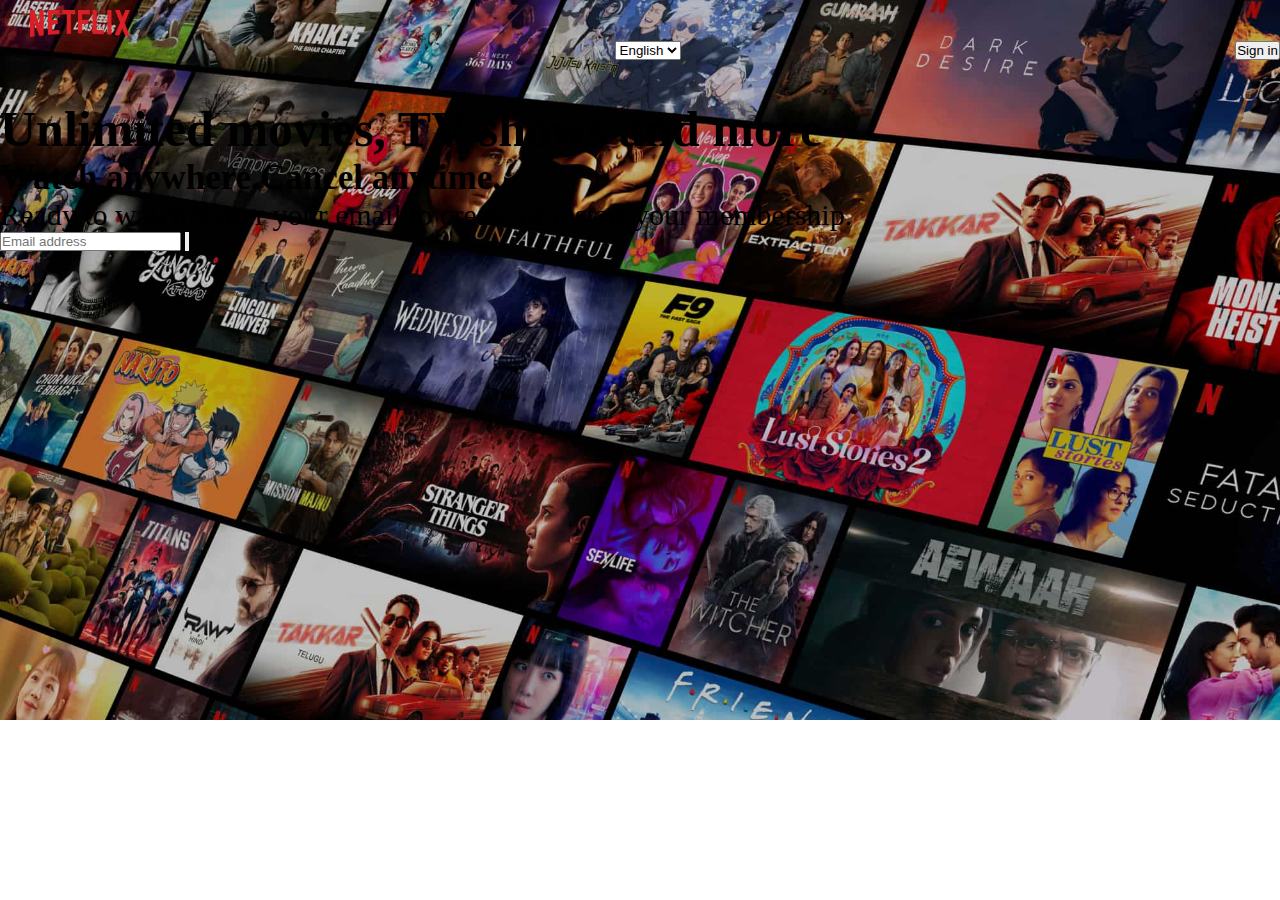
<file: index.html>
<!DOCTYPE html>
<html lang="en">

<head>
    <meta charset="UTF-8">
    <meta name="viewport" content="width=device-width, initial-scale=1.0">
    <title>Netflix</title>
    <link rel="stylesheet" href="./styal.css">
</head>

<body>

    <header>
    <div class="navbar">

        <div class="logo">

            <img  class="logo1" src="./logo.png" alt="">
        </div>

        <div class="option">
            <select name="English" id="">
                <option value="">English</option>
                <option value=""></option>
            </select>
        </div>

        <div class="btn">
            <a href=""><button>Sign in</button></a>
        </div>
        

    </div>

</header>


  
  <div class="block">
    <h1 class="h1">Unlimited movies, TV shows and more</h1>
    <h4 class="h4">Watch anywhere.Cancel anytime.</h4>

 <p class="pa">Ready to watch?Enter your email to create or restart your membership.</p>
    <div class="heading">
     <form action="" >
        <label for=""></label>
        <input class="in" type="email" placeholder="Email address" >
        <input  class="in" type="button" placeholder="Get Started >">
      </form>
  </div>

  </div>
</body>

</html>
</file>
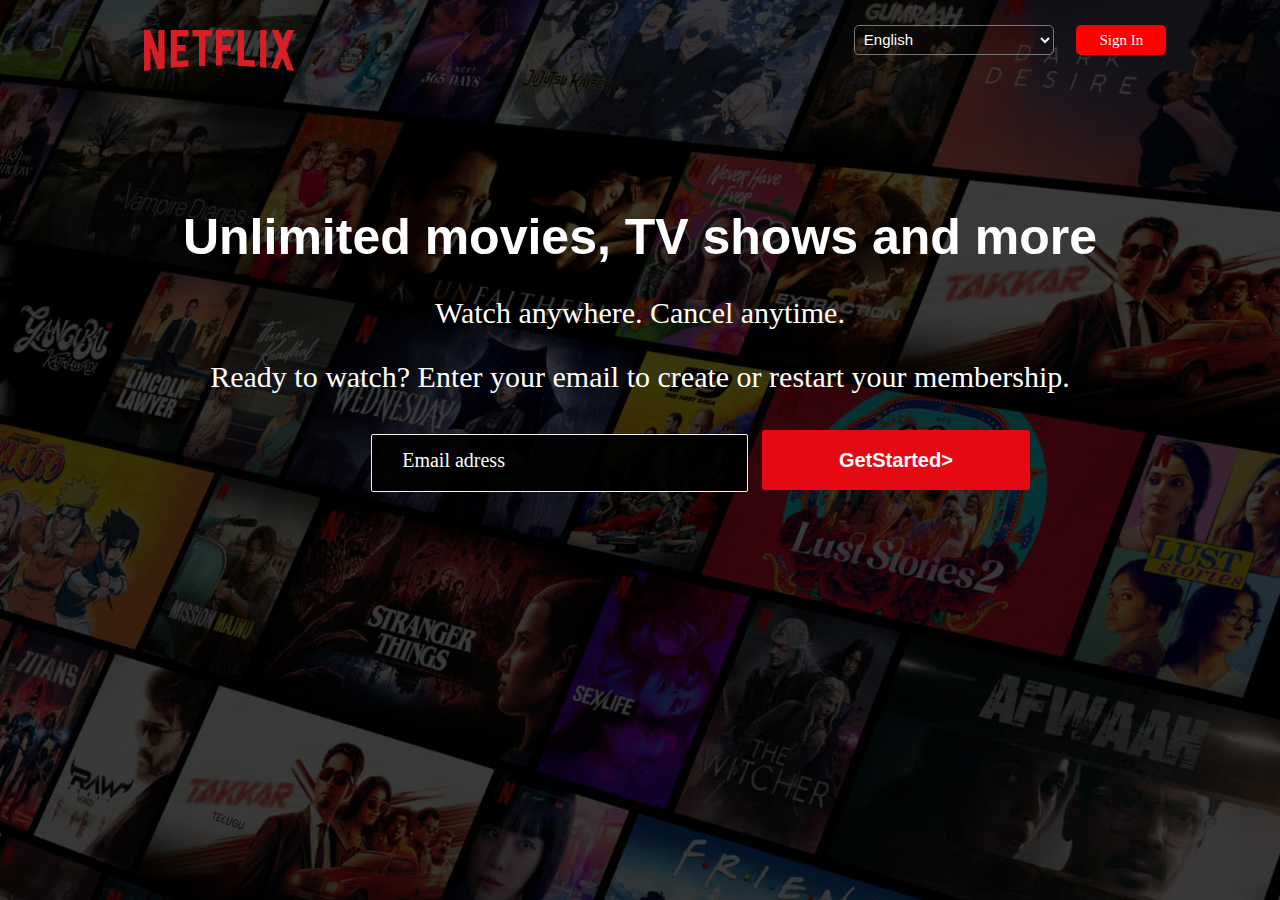
<file: index1.html>
<!DOCTYPE html>
<html lang="en">
<head>
    <meta charset="UTF-8">
    <meta name="viewport" content="width=device-width, initial-scale=1.0">
    <title>Document</title>
    <link rel="stylesheet" href="./style1.css">
    <link rel="stylesheet" href="https://cdnjs.cloudflare.com/ajax/libs/font-awesome/4.7.0/css/font-awesome.min.css">
</head>
<body>
    <div class="header">
        <nav>
            <img src="logo.png" alt="" class="logo">

            

           <select class="option" name="" id="">
            
            <option value="English"><i class="fa-thin fa-globe"></i> English</option>
           </select>
           <button  class="signin"><a style="text-decoration: none; color: white; font-size: 15px;" href="./page.html">Sign In</a></button>
        </nav>

        <div class="center">
            <h1 class="h1">Unlimited movies, TV shows and more</h1>
 
            <p class="p1">Watch anywhere. Cancel anytime.</p>
 
            <p class="p2">Ready to watch? Enter your email to create or restart your membership.</p>
 
            <input  class="email" type="email" placeholder="Email adress">
            <input class="go" type="button" name=" " placeholder="Get Started" value="GetStarted>">
         </div>
    </div>

       
</body>
</html>
</file>
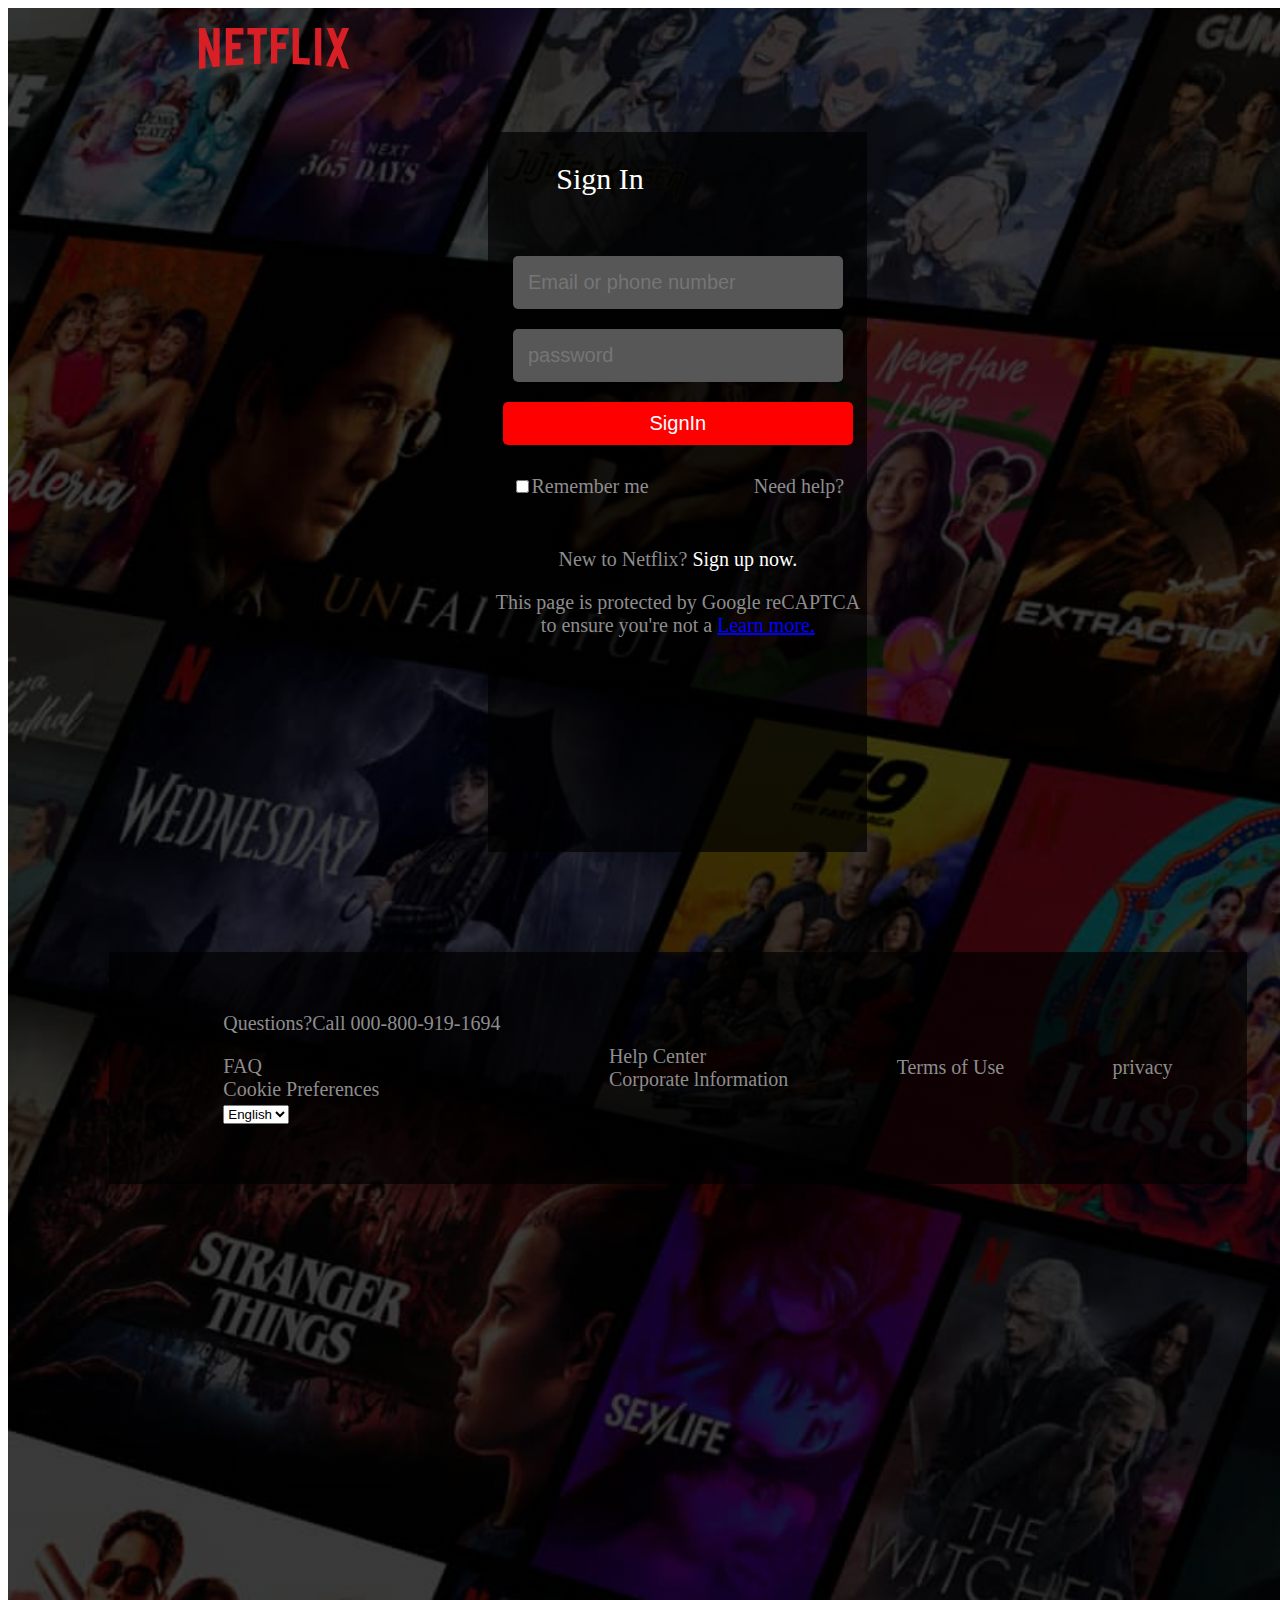
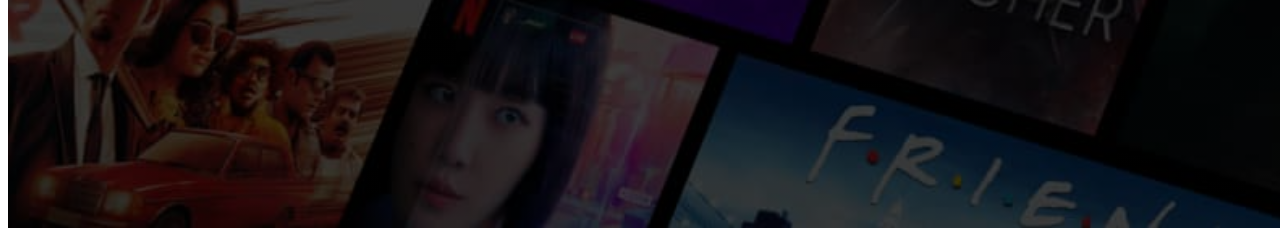
<file: page.html>
<!DOCTYPE html>
<html lang="en">

<head>
    <meta charset="UTF-8">
    <meta name="viewport" content="width=device-width, initial-scale=1.0">
    <title>Document</title>
    <link rel="stylesheet" href="style2.css">
</head>

<body>
    <div class="header">
        <nav>
            <img src="logo.png" alt="" class="logo">
        </nav>

        <div class="parent">
            <div class="child">
                <div>
                    <h1 style="color: white; font-weight: 100;font-size: 30px; padding: 30px; text-align: left; margin-left: 10%;">Sign In</h1>
                    <input class="email" type="email" placeholder="Email or phone number">
                    <input class="pws" type="password" placeholder="password">
                    <input class="btn" type="button" value="SignIn">
                   
                    <p class="p1">  <input type="checkbox">Remember me <span style="margin-left: 100px ;">Need help?</span></p>



                    <p class="p2">New to Netflix? <span style="color: white; font-size: 20px; margin-top: 90%; ">Sign up now.</span></p>

                    <p class="p3">This page is protected by Google reCAPTCA <br> to ensure you're not a <a style="color: blue;" href="">Learn more.</a></p>
                    
                </div>
            </div>
        </div>



        
        <footer>

            <div class="flex">
                
                <div >
                    <ul type="none">
                        <p>Questions?Call 000-800-919-1694</p>
                        <li>FAQ</li>
                        <li>Cookie Preferences</li>
                        <li><select class="option" name="" id="">
                
                            <option value="English"><i class="fa-thin fa-globe"></i> English</option>
                           </select></li>
                      </ul>
                   

                </div>
                    
                <div>
                    <ul type="none">
                        <p></p>
                        <li>Help Center</li>
                        <li>Corporate lnformation</li>
                    </ul>
                    

                </div>
                 <div>
                    <ul type="none">
                        <p></p>
                        <li>Terms of Use</li>
                     </ul>

                 </div>

                 <div>
                    <ul type="none">
                        <li>privacy</li>
                    </ul>
                 </div>

            </div>
        </footer>
    
    </div>
       

    

    


</body>

</html>
</file>
<file: styal.css>
body{
    background-image: url(./Netflix.jpg);
    background-repeat: no-repeat;
    background-size: cover;
}

 
*{
    margin: 0px;
    padding: 0px;

}

.logo{
    height: 100px;
    width: 60px;
    margin: 0px;

}


.logo1{
    margin:auto;
    width: 100px;
    display: block;
    padding: 10px;
    padding-left: 50%;


}
 .navbar{
    background-color: rgb(22, 15, 15) transparent;
    display: flex;
    justify-content: space-between;
    align-items: center;
}



.h1{
    font-size: 50px;
    font-weight: bold;
}


.h4{
  font-size: 35px;
}

.pa{
   font-size: 30px;
}

.block{
    display: inline;
    margin: auto;
    margin-top: 1000px;
}
</file>
<file: style1.css>
*{
    margin: 0;
    padding: 0;
    font-family:'Times New Roman', Times, serif;
    box-sizing: border-box;
}

body{
    background: #000;
    color: #fff;
}

.header{
    width: 100%;
    height: 100vh;
    background-size: cover;
    background-position: center;
    padding: 10px 8%;
    position: relative;
    background-image: linear-gradient(rgba(0,0,0,0.7),rgba(0,0,0,0.7)), url(./Netflix.jpg);
}

.logo{
    width: 150px;
    margin-top: 20px;
    margin-left: 30px;
}

nav{
    display: flex;
    align-items: center;
    justify-content: space-around;
    padding: auto;
}

.option{
    padding: 5px;
    display: block;
    width: 200px;
    height: 30px;
    align-items: end;
    background-color: transparent;
    color: white;
    font-size: 15px;
    font-family: sans-serif;
     margin-left: 50%;
     margin-right: 0px;
     border-radius: 5px;}


.signin{
    background-color: red;
    color: white;
    padding: 4px 16px;
    border-radius: 5px;
    width: 90px;
    height: 30px;
    font-size: 15px;
  
    border: none;
    margin-left: 0px ;
    
}


.center{
    display: block;
    margin-bottom: auto;
    align-items: center;
    margin-top: 10%;
    margin-left: 0%; 
   
}

.h1{
    font-size: 50px;
    font-family: Netflix Sans,Helvetica Neue,Segoe UI,Roboto,Ubuntu,sans-serif;

    font-weight: 700;
    
    padding: 30px;
    text-align: center;
    margin-bottom: 0%;
    
}

.p1{
    
    text-align: center;
    margin: 20px;
    margin-top: 0%;
    font-size: 30px;
    font-weight: 400;
}

.p2{
    
    text-align: center;
    margin-top: 30px;
    font-size: 30px;
    font-weight: 400;
}

.email{
    align-items: center;
    padding: 20px;
    width: 35%;
    margin-top: 40px;
    background:linear-gradient(rgba(0,0,0,0.9),rgba(0,0,0,0.9)) ;
    border: 1px solid #f5efef;
    border-radius: 2px;
    margin-left: 25%;
    color: transparent;

}
.email::placeholder{
    font-size: 20px;
    color:white;
    padding: 10px;
    font-weight: 150;
}

.go{
    background-color: rgb(229, 9, 20);
    width: 25%;
    color: white;
    padding: 19px;
    margin-top: 40px;
    height: 60px;
    font-weight: bold;
    border-radius: 3px;
    border: none;
    font-size: 20px;
    font-family: sans-serif;
    margin: 10px;

}

.go:hover{
    background-color: rgb(143, 20, 20);
}
</file>
<file: style2.css>
.header{
    width: 100%;
    height: 200vh;
    background-size: cover;
    background-position: center;
    background-repeat: no-repeat;
    padding: 10px 8%;
    position: relative;
    background-image: linear-gradient(rgba(0,0,0,0.7),rgba(0,0,0,0.7)), url(./Netflix.jpg);
}


.logo{
    width: 150px;
    margin-top: 10px;
    margin-left: 90px;
    
}

nav{
    display: flex;
    
    
}

.parent{
    height: 40%;
    width: 30%;
    display: block;
    margin: auto;
    background:linear-gradient(rgba(0,0,0,0.7),rgba(0,0,0,0.7)) ; 
    margin-left: 30%;
    text-align: center;
    margin-top: 5%;
    
    
    
}



main{
    background-color: beige;
    height: 200px;
    display: flex;
    justify-content: center;
    align-items: center;

}

.email , .pws , .btn{
    padding: 15px;
    margin: 10px;
    margin-top: 0%;
    background-color: rgb(87, 87, 87);
    width: 300px;
    margin-top: 10px;
    border: none;
    border-radius: 5px;
    font-size: 20px;
}
  .btn{
    background-color: red;
    padding: 10px;
    margin: px;
    margin-top: 10px;
    color: white;
    font-size: 20px;
    
   
    width: 350px;
  }

  .p1 ,.p2 , .p3{
   color: rgb(141, 141, 142);
   font-size: 20px;
  }

  .p2{
    margin-top: 50px;
  }

  

  .flex{
    display: flex;
    justify-content: center;
    align-items: center;
    background:linear-gradient(rgba(0,0,0,0.7),rgba(0,0,0,0.7)) ;
   
    justify-content: space-around;
   color: rgb(141, 141, 142);
   font-size: 20px;
   margin-top: 100px;
 
   margin-left: 0%;
   margin-right: 10%;
   

    padding: 40px;


  }
</file>
